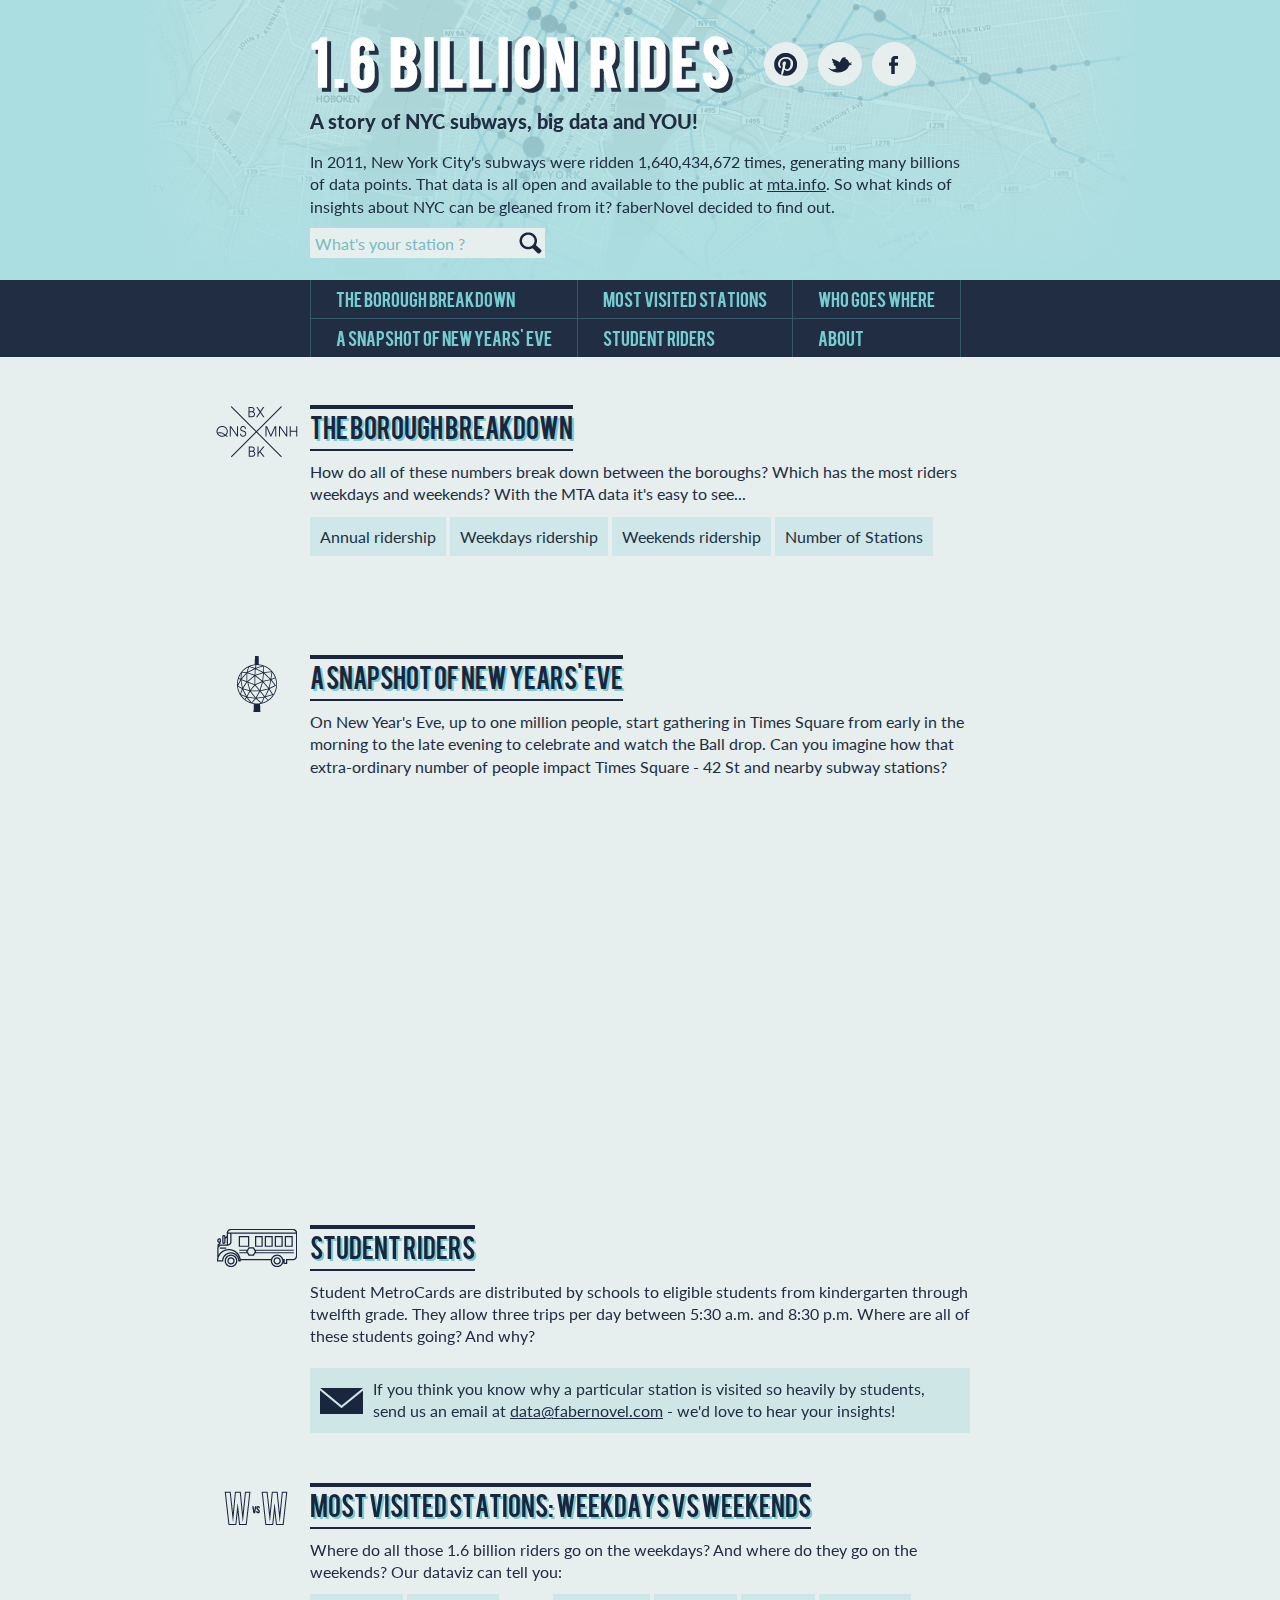
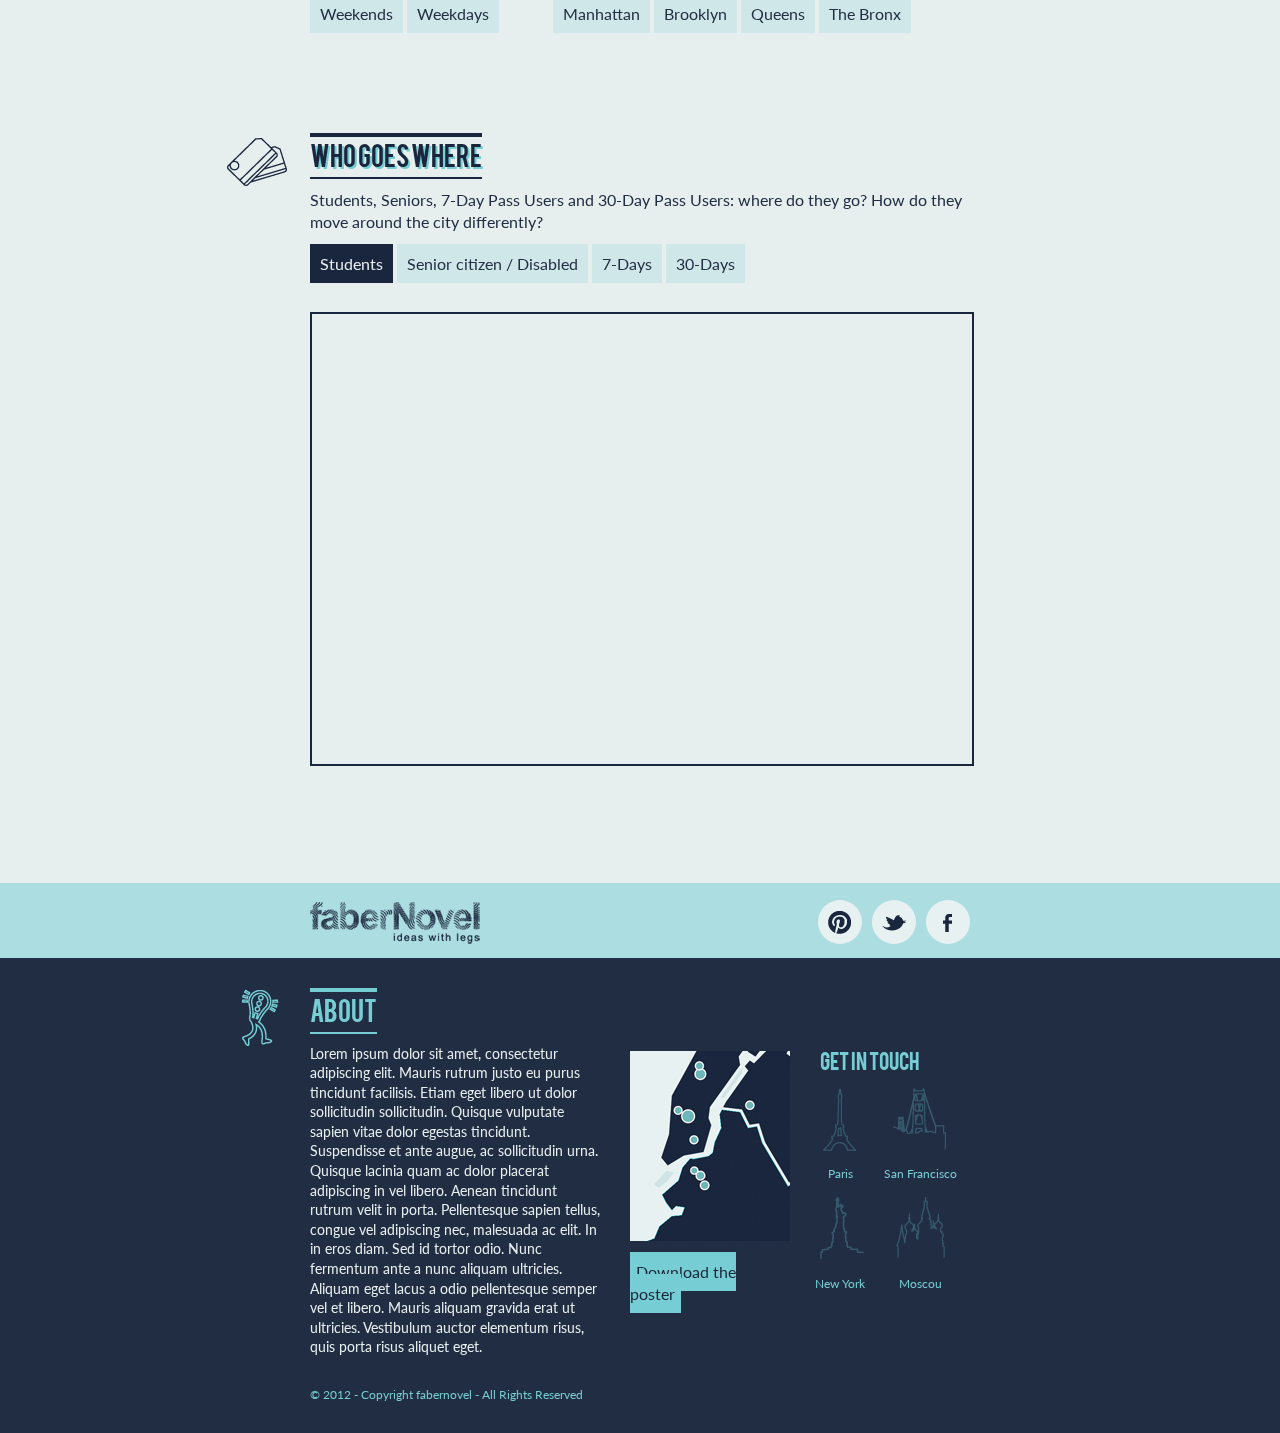
<file: integration_claire/index.html>
<!doctype html>
<!--[if lt IE 7]> <html class="no-js lt-ie9 lt-ie8 lt-ie7" lang="en"> <![endif]-->
<!--[if IE 7]>    <html class="no-js lt-ie9 lt-ie8" lang="en"> <![endif]-->
<!--[if IE 8]>    <html class="no-js lt-ie9" lang="en"> <![endif]-->
<!--[if gt IE 8]><!--> <html class="no-js" lang="en"> <!--<![endif]-->
<head>
  <meta charset="utf-8">
  <meta http-equiv="X-UA-Compatible" content="IE=edge,chrome=1">
  <title>1.6 billion rides by faberNovel</title>
  <meta name="description" content="">

  <meta name="viewport" content="width=device-width">
  <link rel="stylesheet" href="css/style.css">
  <link href='http://fonts.googleapis.com/css?family=Lato:400,900,700,400italic,700italic,900italic,300italic,300' rel='stylesheet' type='text/css'>
  <script src="js/libs/modernizr-2.5.3.min.js"></script>
  <link rel="shortcut icon" type="image/x-icon" href="http://www.fabernovel.com/favicon_fabernovel.ico">
  
  <!--LINKS WAX-->
  <script src='js/libs/jquery-1.7.1.min.js' type='text/javascript'></script>
  <script src='wax/ext/modestmaps.min.js' type='text/javascript'></script>
  <script src='wax/dist/wax.mm.js' type='text/javascript'></script>
  <link href='wax/theme/controls.css' rel='stylesheet' type='text/css' />
  <!---->
  
</head>
<body>
  <!--[if lt IE 7]><p class=chromeframe>Your browser is <em>ancient!</em> <a href="http://browsehappy.com/">Upgrade to a different browser</a> or <a href="http://www.google.com/chromeframe/?redirect=true">install Google Chrome Frame</a> to experience this site.</p><![endif]-->
  <header>
  	<div id="header_wrapper">
    	<div id="title">
    		<h1>1.6  billion  rides</h1>
        	<a href="#" class="pinterest_bt" ><img src="img/pinterest_icon.png" alt="pinterest"/></a>
         	<a href="#" class="twitter_bt"><img src="img/twitter_icon.png" alt="twitter"/></a>
         	<a href="#" class="facebook_bt"><img src="img/facebook_icon.png" alt="facebook"/></a>
            <div style="clear:both;"></div>	
        	<h2>A story of NYC subways, big data and YOU!</h2>
        	<p>In 2011, New York City's subways were ridden 1,640,434,672 times, generating many billions of data points. That data is all open and available to the public at <a href="http://www.mta.info/developers/">mta.info</a>. So what kinds of insights about NYC can be gleaned from it? faberNovel decided to find out.
            </p>
            <form method="" >
    			<input id="searchinputbox" type="text" value="What's your station ?" maxlength="255" size="12" alt="searchinputbox" name="">
           	 	<input id="searchbutton" type="submit" style="padding: 1px 8px;" value="" name="">
                <div style="clear:both;"></div>	
       		</form>
    	</div>
    </div>
    
    <div id="nav_wrapper">
    	<div id="nav">
        	<table>
				<tr class="nav_bottom_border">
					<td class="nav_left_border"><a href="#part1">The Borough Breakdown</a></td>
					<td class="nav_left_border"><a href="#part4">Most Visited Stations</a></td>
               		<td class="nav_left_border"><a href="#part5">Who Goes Where</a></td>
				</tr>
				<tr>
           			<td class="nav_left_border"><a href="#part2">A Snapshot of New Years' Eve</a></td>
					<td class="nav_left_border"><a href="#part3">Student Riders</a></td>
					<td class="nav_left_border"><a href="#part6">About</a></td>
				</tr>
			</table>
        </div>
    </div>

  </header>
  <div role="main">
  
  	<div id="part1" class="part">
    	<div class="picto">
        	<img src="img/picto_01.png" alt="The Borough Breakdown" />
        </div>
        <div class="content">
        	<h3 class="part_title">The Borough Breakdown</h3>
            <div class="legend">How do all of these numbers break down between the boroughs? Which has the most riders weekdays and weekends? With the MTA data it's easy to see...</div>
        	<div class="filters">
            	<ul>
        			<li><a href="#">Annual ridership</a></li>
           		 	<li><a href="#">Weekdays ridership</a></li>
            		<li><a href="#">Weekends ridership</a></li>
            		<li><a href="#">Number of Stations</a></li>
       			</ul>
            </div>
            
        </div>
        <div style="clear:both;"></div>
    </div>
    
    
    <div id="part2" class="part">
    	<div class="picto">
        	<img src="img/picto_02.png" alt="A Snapshot of New Years' Eve" />
        </div>
        <div class="content">
        	<h3 class="part_title">A Snapshot of New Years' Eve</h3>
            <div class="legend">On New Year's Eve, up to one million people, start gathering in Times Square from early in the morning to the late evening to celebrate and watch the Ball drop. Can you imagine how that extra-ordinary number of people impact Times Square - 42 St and nearby subway stations?</div>
            <iframe src="http://player.vimeo.com/video/44807536" width="660" height="371" frameborder="0" webkitAllowFullScreen mozallowfullscreen allowFullScreen></iframe>
        </div>
        <div style="clear:both;"></div>
    </div>
    
    
    <div id="part3" class="part">
    	<div class="picto">
        	<img src="img/picto_03.png" alt="Student Riders" />
        </div>
        <div class="content">
        	<h3 class="part_title">Student Riders</h3>
            <div class="legend">Student MetroCards are distributed by schools to eligible students from kindergarten through twelfth grade. They allow three trips per day between 5:30 a.m. and 8:30 p.m.  Where are all of these students going? And why?</div>
			<div id="mailbox">
            	<img src="img/mail.png" alt="contact us" /> 
                <p>If you think you know why a particular station is visited so heavily by students, send us an email at <a href="mailto:data@fabernovel.com?subject=Hello">data@fabernovel.com</a> - we'd love to hear your insights!
                </p>
<div style="clear:both;"></div>
            </div>
        </div>
        <div style="clear:both;"></div>
    </div>
    
    
    <div id="part4" class="part">
    	<div class="picto">
        	<img src="img/picto_04.png" alt="Most Visited Stations: Weekdays vs Weekends " />
        </div>
        <div class="content">
        	<h3 class="part_title">Most Visited Stations: Weekdays vs Weekends </h3>
            <div class="legend">Where do all those 1.6 billion riders go on the weekdays? And where do they go on the weekends? Our dataviz can tell you:</div>
            <div class="filters">
            	<ul>
        			<li><a href="#">Weekends</a></li>
           		 	<li><a href="#">Weekdays</a></li>
            		<li><a href="#" style="margin-left:50px;">Manhattan</a></li>
            		<li><a href="#">Brooklyn</a></li>
                    <li><a href="#">Queens</a></li>
                    <li><a href="#">The Bronx</a></li>
       			</ul>
            </div>
        </div>
        <div style="clear:both;"></div>
    </div>
     
    
    <div id="part5" class="part">
    	<div class="picto">
        	<img src="img/picto_05.png" alt="Who goes where" />
        </div>
        <div class="content">
        	<h3 class="part_title">Who goes where</h3>
            <div class="legend">Students, Seniors, 7-Day Pass Users and 30-Day Pass Users: where do they go?  How do they move around the city differently?</div>
            <div class="filters">
            	<ul class="layerswitch">
      				<li><a id="macsym.nyc-sub-students" class="active" href="#">Students</a></li>
      				<li><a id="macsym.nyc-sub-sen-dis" href="#">Senior citizen / Disabled</a></li>
      				<li><a id="macsym.nyc-sub-7days" href="#">7-Days</a></li>
     				<li><a id="macsym.nyc-sub-30days" href="#">30-Days</a></li>
   				</ul>
            </div>
            <div id="mymap"></div>

<script type='text/javascript'>
	
    // Declare variables
    var map, interaction;
    // Set initial map layer
    var layer = 'macsym.nyc-sub-30days';
    // Static part of the map url
    var urlBase = 'http://api.tiles.mapbox.com/v3/macsym.map-d4kkzffc,';
    // Full map url
    var url = urlBase + layer + '.jsonp';

    wax.tilejson(url, function(tilejson) {
      // Set minimum zoom limit
      tilejson.minzoom = 13;
      // Set maximum zoom limit
      tilejson.maxzoom = 16;
      map = new MM.Map('mymap',
        new wax.mm.connector(tilejson));
      wax.mm.zoomer(map, tilejson).appendTo(map.parent);
      interaction = wax.mm.interaction().map(map).tilejson(tilejson)
        .on(wax.tooltip().parent(map.parent).events());
      wax.mm.attribution(map, tilejson).appendTo(map.parent);
      map.setCenterZoom({ lat: 40.73, lon: -73.97 }, 13);
    });
    
    $('ul.layerswitch a').click(function (e) {
		  e.preventDefault();
  $('ul.layerswitch a').removeClass('active');
  $(this).addClass('active');
  layer = this.id;
  refreshMap();
});

    function refreshMap() {
      url = urlBase + layer + '.jsonp';
      wax.tilejson(url, function(tilejson) {
        map.setLayerAt(0, new wax.mm.connector(tilejson));
        interaction.tilejson(tilejson);
      });
    }
  </script>
  
        </div>
        <div style="clear:both;"></div>
    </div>

  </div>
  
  
  
  
  
  <footer>
  	<div id="footer_links">
    	<div id="links_wrapper">
    		<a id="fabernovel" href="http://www.fabernovel.com/"><img src="img/faber_logo_blue.png" alt="faberNovel, ideas with legs" /></a>
  			<div class="tools">
  				<a href="#" id="pinterest_bt_footer" class="pinterest_bt"><img src="img/pinterest_icon.png" alt="pinterest"/></a>
         		<a href="#" id="twitter_bt_footer" class="twitter_bt"><img src="img/twitter_icon.png" alt="twitter"/></a>
         		<a href="#" id="facebook_bt_footer" class="facebook_bt"><img src="img/facebook_icon.png" alt="facebook"/></a>
    		</div>
        </div>
        <div style="clear:both;"></div>
    </div>
  	<div id="part6">
    	<div class="picto">
        	<img src="img/picto_06.png" alt="About" />
        </div>
        <div class="content">
        	<div id="about">
        		<h3>ABOUT</h3>
            	<div class="legend">Lorem ipsum dolor sit amet, consectetur adipiscing elit. Mauris rutrum justo eu purus tincidunt facilisis. Etiam eget libero ut dolor sollicitudin sollicitudin. Quisque vulputate sapien vitae dolor egestas tincidunt. Suspendisse et ante augue, ac sollicitudin urna. Quisque lacinia quam ac dolor placerat adipiscing in vel libero. Aenean tincidunt rutrum velit in porta. Pellentesque sapien tellus, congue vel adipiscing nec, malesuada ac elit. In in eros diam. Sed id tortor odio. Nunc fermentum ante a nunc aliquam ultricies. Aliquam eget lacus a odio pellentesque semper vel et libero. Mauris aliquam gravida erat ut ultricies. Vestibulum auctor elementum risus, quis porta risus aliquet eget. </div>
            </div>
            <div id="poster">
            	<img alt="poster snapshot" src="img/poster.jpg" />
            	<a id="dl_poster" href="#">Download the poster</a>
        	</div>
            <div id="contact">
            	<h4>Get in touch</h4>
                <a href="mailto:meet_paris@fabernovel.com?subject=Hello"><img src="img/paris.png" alt="contact fabernovel paris" /><p>Paris</p></a>
                <a href="mailto:meet_sf@fabernovel.com?subject=Hello"><img src="img/sf.png" alt="contact fabernovel paris" /><p>San Francisco</p></a>
                <a href="mailto:meet_nyc@fabernovel.com?subject=Hello"><img src="img/nyc.png" alt="contact fabernovel paris" /><p>New York</p></a>
                <a href="mailto:meet_moscou@fabernovel.com?subject=Hello"><img src="img/moscou.png" alt="contact fabernovel paris" /><p>Moscou</p></a>
            </div>
        	<div style="clear:both;"></div>
    	</div>
    </div>
    <div style="clear:both;"></div>
    <p id="copyright">© 2012 - Copyright fabernovel - All Rights Reserved</p>
  </footer>
  

  <script src="js/plugins.js"></script>
  <script src="js/script.js"></script>

  <script>
    var _gaq=[['_setAccount','UA-XXXXX-X'],['_trackPageview']];
    (function(d,t){var g=d.createElement(t),s=d.getElementsByTagName(t)[0];
    g.src=('https:'==location.protocol?'//ssl':'//www')+'.google-analytics.com/ga.js';
    s.parentNode.insertBefore(g,s)}(document,'script'));
  </script>
</body>
</html>
</file>
<file: integration_claire/css/style.css>
/* HTML5 Boilerplate  */

article, aside, details, figcaption, figure, footer, header, hgroup, nav, section { display: block; }
audio, canvas, video { display: inline-block; *display: inline; *zoom: 1; }
audio:not([controls]) { display: none; }
[hidden] { display: none; }

html { font-size: 100%; -webkit-text-size-adjust: 100%; -ms-text-size-adjust: 100%; }
html, button, input, select, textarea { font-family: sans-serif; color: #222; }
body { margin: 0; font-size: 1em; line-height: 1.4; }

::-moz-selection { background: #76CDD3; color: #1A263D; text-shadow: none; }
::selection { background: #76CDD3; color: #1A263D; text-shadow: none; }

a { color: #00e; }
a:visited { color: #551a8b; }
a:hover { color: #06e; }
a:focus { outline: thin dotted; }
a:hover, a:active { outline: 0; }
abbr[title] { border-bottom: 1px dotted; }
b, strong { font-weight: bold; }
blockquote { margin: 1em 40px; }
dfn { font-style: italic; }
hr { display: block; height: 1px; border: 0; border-top: 1px solid #ccc; margin: 1em 0; padding: 0; }
ins { background: #ff9; color: #000; text-decoration: none; }
mark { background: #ff0; color: #000; font-style: italic; font-weight: bold; }
pre, code, kbd, samp { font-family: monospace, serif; _font-family: 'courier new', monospace; font-size: 1em; }
pre { white-space: pre; white-space: pre-wrap; word-wrap: break-word; }

q { quotes: none; }
q:before, q:after { content: ""; content: none; }
small { font-size: 85%; }
sub, sup { font-size: 75%; line-height: 0; position: relative; vertical-align: baseline; }
sup { top: -0.5em; }
sub { bottom: -0.25em; }

ul, ol { margin: 1em 0; padding: 0 0 0 0px; }
dd { margin: 0 0 0 40px; }
nav ul, nav ol { list-style: none; list-style-image: none; margin: 0; padding: 0; }

img { border: 0; -ms-interpolation-mode: bicubic; vertical-align: middle; }
svg:not(:root) { overflow: hidden; }
figure { margin: 0; }

form { margin: 0; }
fieldset { border: 0; margin: 0; padding: 0; }

label { cursor: pointer; }
legend { border: 0; *margin-left: -7px; padding: 0; white-space: normal; }
button, input, select, textarea { font-size: 100%; margin: 0; vertical-align: baseline; *vertical-align: middle; }
button, input { line-height: normal; }
button, input[type="button"], input[type="reset"], input[type="submit"] { cursor: pointer; -webkit-appearance: button; *overflow: visible; }
button[disabled], input[disabled] { cursor: default; }
input[type="checkbox"], input[type="radio"] { box-sizing: border-box; padding: 0; *width: 13px; *height: 13px; }
input[type="search"] { -webkit-appearance: textfield; -moz-box-sizing: content-box; -webkit-box-sizing: content-box; box-sizing: content-box; }
input[type="search"]::-webkit-search-decoration, input[type="search"]::-webkit-search-cancel-button { -webkit-appearance: none; }
button::-moz-focus-inner, input::-moz-focus-inner { border: 0; padding: 0; }
textarea { overflow: auto; vertical-align: top; resize: vertical; }
input:valid, textarea:valid {  }
input:invalid, textarea:invalid { background-color: #f0dddd; }

table { border-collapse: collapse; border-spacing: 0; }
td { vertical-align: top; }

.chromeframe { margin: 0.2em 0; background: #ccc; color: black; padding: 0.2em 0; }

/*
------ GENERAL ------
*/

body{
	background-color:#E6EEEE;
	font-family: 'Lato', sans-serif;
	font-size:16px;
	color:#212d42;
	}

@font-face {
    font-family: 'BebasRegular';
    src: url('../font/BEBAS___-webfont.eot');
    src: url('../font/BEBAS___-webfont.eot?#iefix') format('embedded-opentype'),
         url('../font/BEBAS___-webfont.woff') format('woff'),
         url('../font/BEBAS___-webfont.ttf') format('truetype'),
         url('../font/BEBAS___-webfont.svg#BebasRegular') format('svg');
    font-weight: normal;
    font-style: normal;

}

/*
------ HEADER ------
*/

header {
	height:355px;
	background-color:#abdee1;}
	
#header_wrapper{
	padding-top:20px;
	margin:0 auto;
	width:1000px;
	height:260px;
	background:url(../img/header_bkg.jpg) center no-repeat;}


#header_wrapper p {
	margin-bottom:10px;}


/* social links */

.facebook_bt, .twitter_bt, .pinterest_bt{
	margin-left:10px;
	margin-top:22px;
	display:inline;
	float:left;
	background-color:#E6EEEE;
	display:block;
	width:44px;
	height:44px;
	/*-webkit-box-shadow: 1px 1px #1A263D;
	box-shadow: 1px 1px #1A263D; */
	-webkit-border-radius: 22px;
	border-radius: 22px; 
	-webkit-transition-property: background-color;
	-webkit-transition-duration: 0.5s;
	-moz-transition-property: background-color;
	-moz-transition-duration: 0.5s;
	transition-property: background-color;
	transition-duration: 0.5s;
	}
	
.facebook_bt:hover, .twitter_bt:hover,  .pinterest_bt:hover{
	background-color:#76CDD3;
	}
	
/* titre */
	
#title{
	width:660px;
	margin:0 auto;
	}
	
#title h1, #title h2{
	margin:0;
}

#title h1{
	font-family: 'BebasRegular';
	font-size:55px;
	color:#FFF;
	letter-spacing:4px;
	text-shadow: 4px 4px 0px #232f43;
    filter: dropshadow(color=#232f43, offx=4, offy=4);
	float:left;
	margin-right:20px;
	}
	
#title h2{
	font-size:20px;
	margin:10px 0;
	font-weight:900;
	}
	
#title p a{
	text-decoration:underline;
	color:#212d42;
	}
	
#title p a:hover{
	text-decoration:underline;
	color:#fff;
	}
	
	
/* Search bar*/

#header_wrapper form{
	display:inline;
	width:200px;
	}

#searchinputbox, #searchbutton{
	background-color:#E6EEEE;
	border:none;
	margin:0;
	padding:0;
	display:block;
	float:left;
	height:30px;
	}

#searchinputbox{
	color:#75bcc0;
	font-family: 'Lato', sans-serif;
	width:200px;
	padding-left:5px;
	/*-webkit-box-shadow: 1px 1px #1A263D;
	box-shadow: 1px 1px #1A263D; 
	-webkit-border-radius: 4px;
	border-radius: 4px;*/ }
	
#searchbutton{
	background-image:url(../img/search_icon.png);
	color:#232f43;
	width:30px;
	-webkit-transition-property: background-color;
	-webkit-transition-duration: 0.5s;
	-moz-transition-property: background-color;
	-moz-transition-duration: 0.5s;
	transition-property: background-color;
	transition-duration: 0.5s;
	}
	
	
#searchbutton:hover {
	background-color:#76CDD3;
}



	
/*
------ BARRE DE NAV ------
*/
	
#nav_wrapper{
	background-color:#212d42;
	/*padding:10px 0 10px 0;*/
	height:77px;
	margin:0 auto;
	text-align:left;
	}

#nav{
	width:660px;
	margin:0 auto;
	}
	
#nav table, #nav table tr, #nav table tr td{
	font-family: 'BebasRegular';
	font-size:17px;
	margin:0;
	padding:0;}
	
#nav table tr{
	border-right:1px solid #35586a; 
	}

#nav table tr td{
	color:#75cdd2;
	height:20px;
	padding-top:7px;
	padding-right:25px;
	padding-left:25px;	
	padding-bottom: 7px;
	border-left:1px solid #35586a;
	/*-webkit-transition-property: background-color;
	-webkit-transition-duration: 0.5s;
	-moz-transition-property: background-color;
	-moz-transition-duration: 0.5s;
	transition-property: background-color;
	transition-duration: 0.5s;*/
	}
	
#nav table tr td:hover{
	/*background-color:#75cdd2;*/
	/*color:#232f43;*/
	}

.nav_bottom_border{
	border-bottom:1px solid #35586a; 
	}
/*
.nav_left_border{
	
	padding-left:25px !important;
	}*/
	
/*#nav ul li {
	font-family: 'BebasRegular';
	font-size:19px;
	text-align:left;
	margin-right:30px;
	list-style:none;
	margin-top:5px;
}*/

/*#nav ul{
 float:left;
 width:200px;
 margin:0 35px 0 0;
 }*/

#nav a{
	text-decoration:none;
	color:#75cdd2;
	-webkit-transition-property: color;
	-webkit-transition-duration: 0.5s;
	-moz-transition-property: color;
	-moz-transition-duration: 0.5s;
	transition-property: color;
	transition-duration: 0.5s;
}

#nav a:hover{
	color:#e7f1f1;}
	

/*
------ COEUR ------
*/

.part{
	margin:50px auto;
	width:1000px;
	min-height:200px;
	}
	
.picto{
	float:left;
	width:170px;
	height:70px;
	}
	
.content{
	float:left;
	width: 660px;
	min-height:200px;
	}
	
.content .part_title {
	display:inline-block;
	padding-bottom:5px;
	color:#1A263D;
	margin:0;
	font-family: 'BebasRegular';
	font-weight:normal;
	font-size:25px;
	text-shadow: 2px 2px 0px #76CDD3;
    filter: dropshadow(color=#76CDD3, offx=2, offy=2);
	border-top:4px solid #1A263D;
	border-bottom:2px solid #1A263D;
	clear:both;
	}
	
.legend {
	display:block;	
	margin:10px 0 20px 0;}

.filters{
	}
	
.filters ul li{
	list-style:none;
	display:inline-block;
	}

	
.filters ul li a{
	text-decoration:none;
	color:#232f43;
	/*-webkit-box-shadow: 1px 1px #E6EEEE;
	box-shadow: 1px 1px #E6EEEE; 
	-webkit-border-radius: 4px;
	border-radius: 4px; */
	background-color:#cfe7e8;
	padding:10px;
	text-decoration:none;
	-webkit-transition-property: background-color;
	-webkit-transition-duration: 0.5s;
	-moz-transition-property: background-color;
	-moz-transition-duration: 0.5s;
	transition-property: background-color;
	transition-duration: 0.5s; }

.filters ul li a:hover, .filters ul li a:focus{
	background-color:#1A263D;
	color:#E6EEEE;
	}
	
#mailbox{
	background-color:#CFE6E6;
	padding:10px 0 10px 10px;}
	
#mailbox img {
	float:left;
	display:inline;
	margin-top:10px;
}
		
#mailbox p{
	float:left;
	display:inline;
	width:580px;
	margin:0 10px;}
		
#mailbox p a{
	text-decoration:underline;
	color:#212d42;}
			
		
/* part 5 : wax */
	
	
#part5 .content {
	position:relative;
	height:700px;
	}	
	
	 .layerswitch li a.active {
	    background-color:#1A263D;
		color:#E6EEEE;
	  }
	
	
#mymap {
	margin-top:20px;
	position: absolute;
	/*top: 0;
	right: 400px;
	left: 0;*/
	height: 450px;
	width:100%;
	border: 2px solid #1A263D;
	}
	   
#mymap-bg {
	/*position: absolute;
	top: 0;
	left: 0;
	right: 400px;*/
	height: 100%;
	z-index: -1;
	background: #cecece;
}
	  
	
	
/*
------ FOOTER/ABOUT ------
*/
	
footer {
	background-color:#212d42;
	min-height:550px;
	/*padding-top: 30px;*/}
	
#part6{
	margin:30px auto 0 auto;
	width:1000px;
	color: #76CDD3;
}

	
/* logo + social links */

#footer_links{
	background-color:#acdee1;
	padding:10px 0;
	}
	
#links_wrapper{
	width:660px;
	margin:0 auto;
	}
	
#fabernovel{
	float:left;}
	
.tools {
	float:right;
	margin:0 auto;
	}	
	
#facebook_bt_footer, #twitter_bt_footer, #pinterest_bt_footer{
	background-color:#e7f1f1;
	/*-webkit-box-shadow: 1px 1px #E6EEEE;
	box-shadow: 1px 1px #E6EEEE; */
	-webkit-border-radius: 22px;
	border-radius: 22px;
	height:44px;
	width:44px; 
	margin-left:10px;
	margin-top:7px;
	-webkit-transition-property: background-color;
	-webkit-transition-duration: 0.5s;
	-moz-transition-property: background-color;
	-moz-transition-duration: 0.5s;
	transition-property: background-color;
	transition-duration: 0.5s;
	}
	
#facebook_bt_footer:hover, #twitter_bt_footer:hover,  #pinterest_bt_footer:hover{
	background-color:#76CDD3;
	
	}


/* about fabernovel */


#about h3{
	border-bottom: 2px solid #76CDD3;
    border-top: 4px solid #76CDD3;
    clear: both;
    color: #76CDD3;
    display: inline-block;
    font-family: 'BebasRegular';
    font-size: 25px;
    font-weight: normal;
    margin: 0;
    padding-bottom: 5px;
	}

#about{
	float:left;
	width:290px;
	margin-right:30px;}

#part6 .legend{
	margin-bottom:30px; 
	color:#E6EEEE;
	font-size:14px;}



	
/* poster */

#poster{
	float:left;
	width:160px;
	margin-right:10px;
	padding-top:63px;}

#poster img{
		margin-bottom:20px;}
	
#dl_poster{
	text-align:center;
	margin-top:30px; 
	background-color:#76CDD3;
	padding:10px 6px;
	text-decoration:none;
	color:#1A263D;
	-webkit-transition-property: background-color;
	-webkit-transition-duration: 0.5s;
	-moz-transition-property: background-color;
	-moz-transition-duration: 0.5s;
	transition-property: background-color;
	transition-duration: 0.5s; 
	}
	
#dl_poster:hover, #dl_poster:focus{
	background-color:#E6EEEE ;
	}
	
	
/* contact mail */	

#contact{
	float:left;
	width:165px;
	padding-top:58px;}
	
#contact h4{
	font-family: 'BebasRegular', sans-serif;
	color:#76CDD3;
	text-shadow:none;
	font-size:20px;
	font-weight:normal;
	margin:0 0 10px 20px;
	}
	
#contact a{
	width:80px;
	font-size:12px;
	color:#75cdd2;
	text-decoration:none;
	text-align:center;
	display:inline;
	float:left;
	}
	
#contact a:hover{
	color:#E6EEEE;
	}
	
#contact a p{
	width:80px;
	}
	
	
	
#copyright{
	color:#75cdd2;
	font-size:12px;
	text-align:left;
	margin:0 auto;
	padding:0;
	width:660px;
	
	}
	

@media only screen and (min-width: 35em) {
  

}

.ir { display: block; border: 0; text-indent: -999em; overflow: hidden; background-color: transparent; background-repeat: no-repeat; text-align: left; direction: ltr; *line-height: 0; }
.ir br { display: none; }
.hidden { display: none !important; visibility: hidden; }
.visuallyhidden { border: 0; clip: rect(0 0 0 0); height: 1px; margin: -1px; overflow: hidden; padding: 0; position: absolute; width: 1px; }
.visuallyhidden.focusable:active, .visuallyhidden.focusable:focus { clip: auto; height: auto; margin: 0; overflow: visible; position: static; width: auto; }
.invisible { visibility: hidden; }
.clearfix:before, .clearfix:after { content: ""; display: table; }
.clearfix:after { clear: both; }
.clearfix { *zoom: 1; }

@media print {
  * { background: transparent !important; color: black !important; box-shadow:none !important; text-shadow: none !important; filter:none !important; -ms-filter: none !important; } 
  a, a:visited { text-decoration: underline; }
  a[href]:after { content: " (" attr(href) ")"; }
  abbr[title]:after { content: " (" attr(title) ")"; }
  .ir a:after, a[href^="javascript:"]:after, a[href^="#"]:after { content: ""; } 
  pre, blockquote { border: 1px solid #999; page-break-inside: avoid; }
  thead { display: table-header-group; } 
  tr, img { page-break-inside: avoid; }
  img { max-width: 100% !important; }
  @page { margin: 0.5cm; }
  p, h2, h3 { orphans: 3; widows: 3; }
  h2, h3 { page-break-after: avoid; }
}
</file>
<file: integration_claire/wax/theme/controls.css>
a.wax-fullscreen {
  /* TODO: sprite-based fullscreen button */
  position: absolute;
  top: 5px;
  left: 5px;
  z-index: 99999;
  }

a.zoomer {
  text-decoration:none;
  position:absolute;
  background-color:#444;
  color:#fff;
  line-height:25px;
  font-size:20px;
  z-index:99999;
  text-align:center;
  width:25px;
  height:25px;
  }

  a.zoomin {
    left:5px;
    }

  a.zoomout {
    left:35px;
    }

  a.zoomdisabled {
    background-color:#333;
    }


.wax-fullscreen-map {
  position:fixed !important;
  width:auto !important;
  height:auto !important;
  top:0;
  left:0;
  right:0;
  bottom:0;
  z-index:999999999999;
  }

.wax-legends {
  position:absolute;
  left:10px;
  bottom:10px;
  z-index:999999;
  }

.wax-legends .wax-legend {
  padding:10px;
  background:#333;
  color:#fff;
  }

.wax-tooltip {
  z-index:999999;
  position:absolute;
  background:#333;
  color:#fff;
  padding:10px;
  -webkit-user-select:auto;
  left:10px;
  top:10px;
  max-width:300px;
  opacity:1;
  -webkit-transition:opacity 150ms;
  -moz-transition:opacity 150ms;
  }

.wax-movetip {
  position:absolute;
  z-index:999999;
  background:#333;
  color:#fff;
  padding:10px;
  max-width:300px;
}


.wax-fade { opacity:0; }

.wax-tooltip .close {
  display:block;
  position:absolute;
  top:0px;
  right:0px;
  }

.wax-mobile-body .wax-tooltip {
  position:absolute;
  top:50px;
  }

.zoombox-box,
.boxselector-box {
  margin:0;
  padding:0;
  border:1px dashed #888;
  background: rgba(255,255,255,0.25);
  position: absolute;
  top: 0;
  left: 0;
  width: 0;
  height: 0;
  display: none;
  }

.zoombox-box-container,
.boxselector-box-container,
.pointselector-box-container {
  margin:0;
  padding:0;
  position:absolute;
  background: url(blank.gif);
  top:0;
  left:0;
  }

.wax-point-div {
  width:10px;
  height:10px;
  margin-left:-5px;
  margin-top:-5px;
  background:#fff;
  border:1px solid #333;
  -webkit-border-radius:5px;
  }

div.wax-attribution {
  position:absolute;
  background-color:rgba(255, 255, 255, 0.7);
  color:#333;
  font-size:11px;
  line-height:20px;
  z-index:99999;
  text-align:center;
  padding:0 5px;
  bottom:0;
  left:0;
  display:none; /* ajout*/
  }

.wax-attribution.wax-g {
  left:65px;
  bottom:4px;
  background:transparent;
  }

.wax-latlngtooltip {
  position:absolute;
  background:#caedf4;
  padding:3px;
  border:1px solid #75c1d0;
  border-radius:3px;
}
</file>
